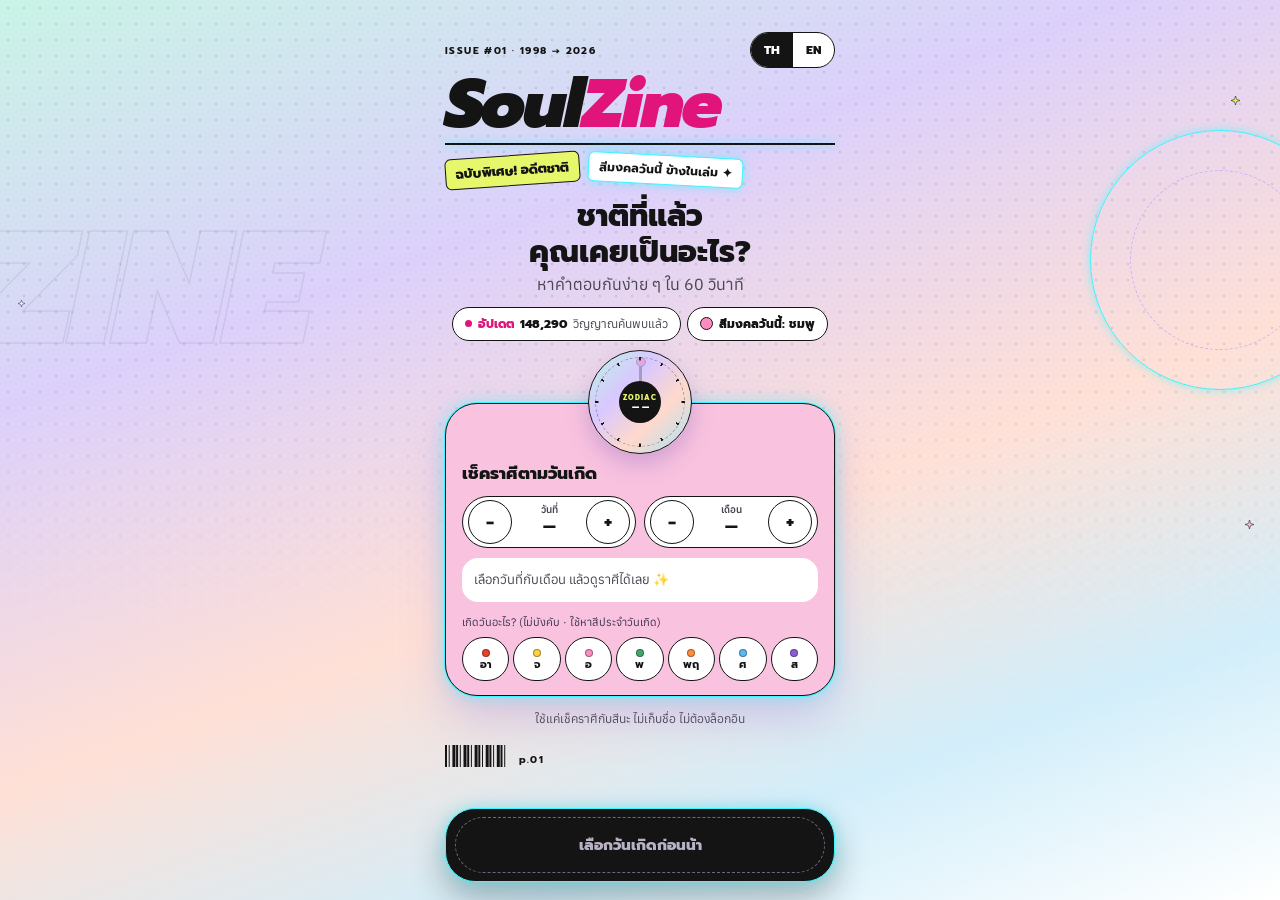
<file: index.html>
<!DOCTYPE html>
<html lang="th">
<head>
<meta charset="UTF-8">
<meta name="viewport" content="width=device-width, initial-scale=1, viewport-fit=cover">
<title>SoulZine — ชาติที่แล้วคุณเคยเป็นอะไร?</title>
<meta name="description" content="นิตยสารควิซปี 1998 ที่ข้ามเวลามาอยู่ในมือถือคุณ หาตัวตนชาติที่แล้วใน 60 วินาที เพื่อความบันเทิงล้วน ๆ">
<meta name="theme-color" content="#D8C8FF">
<link rel="preconnect" href="https://fonts.googleapis.com">
<link rel="preconnect" href="https://fonts.gstatic.com" crossorigin>
<link rel="stylesheet" href="https://fonts.googleapis.com/css2?family=Prompt:ital,wght@0,600;0,700;0,800;0,900;1,900&family=Anuphan:wght@400;500;600;700&family=Silkscreen:wght@400;700&display=swap">
<link rel="stylesheet" href="app/css/styles.css">
</head>
<body data-step="1">
<!-- SoulZine app entry point (root page). Code lives in app/; app/index.html redirects here. -->
<main id="app">
  <section id="screen-1" class="screen active" aria-label="Welcome"></section>
  <section id="screen-2" class="screen" aria-label="Quiz"></section>
  <section id="screen-loading" class="screen" aria-label="Loading"></section>
  <section id="screen-3" class="screen" aria-label="Result"></section>
</main>
<!-- Plain scripts (not type="module") in dependency order, sharing one global scope,
     so the app also runs when this file is opened directly via file://. -->
<script src="app/js/data-archetypes.js"></script>
<script src="app/js/data-questions.js"></script>
<script src="app/js/scoring.js"></script>
<script src="app/js/birthday.js"></script>
<script src="app/js/data-colours.js"></script>
<script src="app/js/data-soulmatch.js"></script>
<script src="app/js/icons.js"></script>
<script src="app/js/copy.js"></script>
<script src="app/js/wellness.js"></script>
<script src="app/js/community.js"></script>
<script src="app/js/share.js"></script>
<script src="app/js/app.js"></script>
</body>
</html>
</file>
<file: app/css/styles.css>
/* ===========================================================
   SoulZine — styles.css (v2.1, 4 Oct 2026)
   Theme: Option A (pastel hologram + 1998 magazine + thin neon lines),
   loading screen from Option C (dark Tron). Tokens: DesignSystem.md v2.1 §7.
   =========================================================== */

:root {
  --ink: #141414; --white: #FFFFFF; --lilac: #C8B6F4; --lime: #E6F76B; --pink: #F9C3DF;
  --magenta: #E0147A; --pink-pop: #FF3E9A; --blue: #2B3FA8;
  --text-2: #4A4550; --text-3: #3E3450; --tile: #F3EFFC; --dark-row: #2A262C;
  --holo-foil: linear-gradient(135deg, #BFF3E4, #D8C8FF 35%, #FFD9CC 65%, #A9E3F7);
  --neon-cyan: #3DF5FF;

  /* loading screen only (from Option C) */
  --grid-night: #0C1219; --glow-cyan: #14CEE2; --glow-halo: #57D5E7;
  --glow-amber: #F2C737; --sprint-red: #D72F58; --butter: #F9E37F;

  --font-display: 'Prompt', 'Noto Sans Thai', sans-serif;
  --font-body: 'Anuphan', 'Noto Sans Thai', system-ui, sans-serif;
  --font-pixel: 'Silkscreen', monospace;

  --outline: 1.5px solid var(--ink);
  --r-card: 32px; --r-panel: 24px; --r-bar: 30px; --r-tile: 20px;
  --glow-card: 0 22px 44px rgba(142, 110, 220, .28);
  --glow-panel: 0 14px 34px rgba(120, 100, 200, .14);
  --glow-bar: 0 16px 34px rgba(20, 20, 20, .3);
  --neon-edge: 0 0 0 1px var(--neon-cyan), 0 0 16px rgba(61, 245, 255, .55);
}

* { box-sizing: border-box; }
html { -webkit-text-size-adjust: 100%; }
body {
  margin: 0; min-height: 100dvh; color: var(--ink); font-family: var(--font-body);
  font-size: 15px; line-height: 1.55; -webkit-font-smoothing: antialiased;
  background: linear-gradient(160deg, #C9F4E6, #DCD0FB 30%, #FFE0D6 58%, #D2EEFA 80%, #FFFFFF);
  background-attachment: fixed;
  overflow-x: hidden;
}
body[data-step="2"] { background: linear-gradient(170deg, #E3D8FD, #D8C8FF 40%, #CDBDF7 70%, #BFE3F6); background-attachment: fixed; }
body[data-step="3"] { background: linear-gradient(165deg, #D6F7EC, #E4DAFD 35%, #FFE3DA 65%, #D5EFFB); background-attachment: fixed; }
body[data-step="loading"] { background: var(--grid-night); }

button { font: inherit; color: inherit; cursor: pointer; }
button:disabled { cursor: default; }
:focus-visible { outline: 3px solid var(--ink); outline-offset: 3px; }
[hidden] { display: none !important; }

.screen { display: none; position: relative; min-height: 100dvh; overflow: hidden; }
.screen.active { display: block; }
.page { position: relative; z-index: 1; max-width: 430px; margin: 0 auto; padding: 18px 20px 132px; }

/* ---------- Decoration layer (aria-hidden) ---------- */
.deco { position: absolute; inset: 0; pointer-events: none; overflow: hidden; z-index: 0; }
.dotgrid { position: absolute; inset: 0; background-image: radial-gradient(rgba(20,20,20,.12) 1px, transparent 1px); background-size: 16px 16px;
  -webkit-mask-image: linear-gradient(#000 40%, transparent 85%); mask-image: linear-gradient(#000 40%, transparent 85%); }
.ring { position: absolute; border-radius: 50%; }
.ring-neon { width: 260px; height: 260px; right: -70px; top: 130px; border: 1px solid var(--neon-cyan); box-shadow: 0 0 10px rgba(61,245,255,.55); }
.ring-dash { width: 180px; height: 180px; right: -30px; top: 170px; border: 1.5px dashed var(--lilac); }
.outline-word { position: absolute; left: -24px; top: 210px; font: italic 900 160px/1 var(--font-display); color: transparent; -webkit-text-stroke: 1.5px rgba(20,20,20,.07); letter-spacing: -.03em; }
.spk { position: absolute; width: 9px; height: 9px; stroke: var(--ink); stroke-width: 1.2; }
.spk-1 { fill: var(--lime); top: 96px; right: 40px; }
.spk-2 { fill: var(--white); top: 300px; left: 18px; width: 7px; height: 7px; }
.spk-3 { fill: var(--pink); top: 520px; right: 26px; }

/* ---------- Shared bits ---------- */
.round-btn { width: 46px; height: 46px; border-radius: 50%; border: var(--outline); background: var(--white); display: grid; place-items: center;
  font: 800 12px var(--font-display); flex-shrink: 0; }
.tag { display: inline-flex; align-items: center; gap: 4px; border-radius: 999px; padding: 2px 9px; font: 700 10px/1.6 var(--font-body); white-space: nowrap; vertical-align: middle; }
.tag-fun { background: var(--lime); border: 1px solid var(--ink); }
.tag-evidence { color: var(--blue); border: 1px solid var(--blue); background: var(--white); }
.tag-tradition { color: var(--text-2); border: 1px solid var(--text-2); background: var(--white); }
.tag-tradition::before { content: "✦"; }
.tag-sample { border: 1px dashed var(--ink); background: rgba(255,255,255,.6); }
.muted { color: var(--text-2); }

/* Floating action bar */
.float-bar { position: fixed; z-index: 20; bottom: calc(18px + env(safe-area-inset-bottom)); left: 50%; transform: translateX(-50%);
  width: calc(100% - 40px); max-width: 390px; height: 74px; border-radius: var(--r-bar); background: var(--ink);
  border: 1px solid var(--neon-cyan); box-shadow: 0 0 14px rgba(61,245,255,.5), var(--glow-bar);
  display: flex; align-items: center; gap: 8px; padding: 0 9px; }
.bar-cta { flex: 1; height: 56px; border-radius: 999px; border: none; background: var(--lime); color: var(--ink);
  font: 800 17px var(--font-display); display: inline-flex; align-items: center; justify-content: center; gap: 8px; }
.bar-cta svg { width: 20px; height: 20px; }
.bar-cta:disabled { background: transparent; border: 1.5px dashed #6E6784; color: #B8B2C4; font-size: 15px; }
.bar-icon { width: 52px; height: 56px; border: none; background: transparent; color: var(--white); display: flex; flex-direction: column; align-items: center; justify-content: center; gap: 2px; }
.bar-icon svg { width: 22px; height: 22px; }
.bar-icon small { font: 600 10px var(--font-body); color: #D8D3E2; }

.toast { position: fixed; z-index: 40; left: 50%; bottom: 108px; transform: translate(-50%, 20px); opacity: 0; transition: .25s;
  background: var(--ink); color: var(--lime); border-radius: 999px; padding: 10px 18px; font: 700 13px var(--font-display); pointer-events: none; }
.toast.show { opacity: 1; transform: translate(-50%, 0); }

/* ============ WELCOME ============ */
.wm-row { display: flex; justify-content: space-between; align-items: center; }
.issue { font: 700 10px var(--font-display); letter-spacing: .14em; }
.seg-toggle { display: flex; border: var(--outline); border-radius: 999px; overflow: hidden; background: var(--white); }
.seg-toggle button { border: none; background: transparent; padding: 7px 13px; min-height: 34px; font: 800 12px var(--font-display); }
.seg-toggle button.on { background: var(--ink); color: var(--white); }
.masthead { margin-top: 6px; font: italic 900 68px/.9 var(--font-display); letter-spacing: -.03em; }
.masthead span { color: var(--magenta); }
.neon-rule { height: 2px; background: var(--ink); box-shadow: 0 0 8px rgba(61,245,255,.9); margin: 8px 0 10px; }
.cover-lines { display: flex; gap: 8px; align-items: flex-start; flex-wrap: wrap; }
.sticker { border-radius: 6px; padding: 5px 10px; font: 800 13px var(--font-display); }
.sticker-lime { background: var(--lime); border: var(--outline); transform: rotate(-4deg); }
.sticker-neon { background: var(--white); border: 1px solid var(--neon-cyan); box-shadow: 0 0 10px rgba(61,245,255,.6); transform: rotate(3deg); font-weight: 700; font-size: 12px; }
.hook { margin: 12px 0 2px; text-align: center; font: 800 30px/1.2 var(--font-display); text-wrap: balance; }
.sub-hook { margin: 0; text-align: center; color: var(--text-2); }
.pill-row { display: flex; justify-content: center; flex-wrap: wrap; gap: 6px; margin: 10px 0 0; }
.status-pill { display: inline-flex; align-items: center; gap: 6px; min-height: 34px; padding: 5px 12px; border: var(--outline); border-radius: 999px; background: var(--white); font-size: 12px; max-width: 100%; }
.status-pill b { font-family: var(--font-display); font-weight: 800; }
.status-pill .live { color: var(--magenta); }
.status-pill span:last-child { color: var(--text-2); white-space: nowrap; overflow: hidden; text-overflow: ellipsis; }
.live-dot { width: 7px; height: 7px; border-radius: 50%; background: var(--magenta); animation: pulse 1.6s infinite; }
.swatch-dot { width: 13px; height: 13px; border-radius: 50%; border: 1px solid var(--ink); }

.bday-card { position: relative; margin-top: 62px; background: var(--pink); border: var(--outline); border-radius: var(--r-card); padding: 56px 16px 14px;
  box-shadow: var(--neon-edge), var(--glow-card); }
.dial { position: absolute; left: 50%; top: -54px; width: 104px; height: 104px; margin-left: -52px; border-radius: 50%; background: var(--holo-foil); border: var(--outline);
  box-shadow: 0 10px 22px rgba(90,60,180,.25); animation: float 3s ease-in-out infinite; }
.dial-ticks { position: absolute; inset: 6px; border-radius: 50%; border: 1.5px dashed rgba(20,20,20,.35);
  background: repeating-conic-gradient(from -1deg, var(--ink) 0 2deg, transparent 2deg 30deg);
  -webkit-mask: radial-gradient(circle, transparent 41px, #000 42px); mask: radial-gradient(circle, transparent 41px, #000 42px); }
.dial-needle { position: absolute; left: 50%; top: 9px; width: 3px; height: 43px; margin-left: -1.5px; background: var(--ink); border-radius: 2px;
  transform-origin: 50% 100%; transition: transform .5s cubic-bezier(.3,1.4,.5,1); opacity: .25; }
.dial-needle::before { content: ""; position: absolute; top: -3px; left: -2.5px; width: 8px; height: 8px; border-radius: 50%; background: var(--pink-pop); border: 1px solid var(--ink); }
.dial.set .dial-needle { opacity: 1; }
.dial-core { position: absolute; inset: 30px; border-radius: 50%; background: var(--ink); color: var(--white); display: flex; flex-direction: column; align-items: center; justify-content: center; text-align: center; }
.dial-core small { font: 800 7px var(--font-display); color: var(--lime); letter-spacing: .12em; }
.dial-core span { font: 800 9px/1.1 var(--font-display); }
.card-title { margin: 0 0 10px; font: 800 17px var(--font-display); }
.stepper-grid { display: grid; grid-template-columns: repeat(2, minmax(0, 1fr)); gap: 8px; }
.stepper { display: flex; align-items: center; justify-content: space-between; background: var(--white); border: var(--outline); border-radius: 999px; height: 52px; padding: 0 5px; }
.step-btn { width: 44px; height: 44px; border-radius: 50%; border: var(--outline); background: var(--white); font: 700 20px/1 var(--font-display); }
.step-btn:active { background: var(--lilac); }
.step-val { display: flex; flex-direction: column; align-items: center; line-height: 1.1; }
.step-val small { font-size: 10px; color: var(--text-2); font-weight: 600; }
.step-val span { font: 800 16px var(--font-display); }
.result-bar { margin-top: 10px; min-height: 44px; display: flex; flex-wrap: wrap; align-items: center; gap: 4px 8px; background: var(--white); border-radius: 16px; padding: 10px 12px; font-size: 13px; }
.result-bar b { font-family: var(--font-display); }
.result-bar .hint { color: var(--text-2); }
.el-dot { width: 11px; height: 11px; border-radius: 50%; border: 1px solid var(--ink); }
.weekday-caption { margin: 12px 0 6px; font-size: 11px; color: var(--text-3); }
.weekday-row { display: grid; grid-template-columns: repeat(7, minmax(0, 1fr)); gap: 4px; }
.weekday-pill { height: 44px; border-radius: 999px; border: var(--outline); background: var(--white); display: flex; flex-direction: column; align-items: center; justify-content: center; gap: 2px;
  font: 700 11px/1 var(--font-display); padding: 0; }
.weekday-pill .dot { width: 8px; height: 8px; border-radius: 50%; border: 1px solid rgba(20,20,20,.4); }
.weekday-pill[aria-checked="true"] { background: var(--ink); color: var(--white); }
.privacy-line { margin: 14px 0 0; text-align: center; font-size: 12px; color: var(--text-2); }
.cover-foot { margin-top: 16px; display: flex; align-items: flex-end; gap: 10px; font: 700 10px var(--font-display); letter-spacing: .12em; }

/* ============ QUESTIONS ============ */
#screen-2 .outline-word { -webkit-text-stroke-color: rgba(255,255,255,.5); }
.q-header { display: flex; align-items: center; justify-content: space-between; }
.count-pill { border: var(--outline); border-radius: 999px; background: var(--white); padding: 6px 16px; font: 800 14px var(--font-display); }
.progress { display: flex; align-items: center; gap: 10px; margin: 18px 0 14px; }
.qtag { font: 900 22px var(--font-display); }
.track { flex: 1; height: 6px; border-radius: 999px; background: rgba(255,255,255,.55); box-shadow: inset 0 0 0 1px rgba(20,20,20,.2); overflow: hidden; }
.fill { height: 100%; background: var(--lime); border-right: 1px solid var(--ink); transition: width .35s ease; }
.question-text { margin: 0 0 16px; font: 800 26px/1.3 var(--font-display); text-wrap: pretty; }
.answers { display: flex; flex-direction: column; align-items: flex-start; gap: 10px; position: relative; z-index: 2; }
.answer-pill { display: flex; align-items: center; gap: 10px; min-height: 52px; padding: 10px 16px 10px 12px; border: var(--outline); border-radius: 24px;
  background: rgba(255,255,255,.45); -webkit-backdrop-filter: blur(4px); backdrop-filter: blur(4px); text-align: left; font: 500 15px/1.4 var(--font-body); }
.answer-pill .radio { width: 18px; height: 18px; border-radius: 50%; border: var(--outline); background: var(--white); flex-shrink: 0; display: grid; place-items: center; }
.answer-pill .ans-letter { font: 800 12px var(--font-display); color: var(--text-2); }
.answer-pill[aria-checked="true"] { background: var(--pink); box-shadow: var(--neon-edge); }
.answer-pill[aria-checked="true"] .radio::after { content: ""; width: 8px; height: 8px; border-radius: 50%; background: var(--ink); }
.page.question { min-height: 100dvh; }
.scene { position: absolute; right: 12px; bottom: 96px; width: 120px; opacity: .55; z-index: 0; }
.scene svg { width: 100%; height: auto; }
.quiz-nav { position: fixed; z-index: 20; bottom: calc(18px + env(safe-area-inset-bottom)); left: 50%; transform: translateX(-50%);
  width: calc(100% - 40px); max-width: 390px; display: grid; grid-template-columns: 1fr 1.4fr; gap: 10px; }
.nav-btn { height: 56px; border-radius: 999px; border: var(--outline); font: 800 16px var(--font-display); }
.nav-prev { background: var(--white); }
.nav-next { background: var(--lime); box-shadow: var(--glow-bar); }
.nav-next:disabled { background: rgba(255,255,255,.45); color: var(--text-2); box-shadow: none; font-size: 14px; }

/* ============ LOADING (dark, from Option C) ============ */
.loading { position: relative; min-height: 100dvh; max-width: 430px; margin: 0 auto; padding: 24px 20px; display: flex; flex-direction: column; align-items: center; color: var(--white); overflow: hidden; }
.grid-floor { position: absolute; left: -200px; right: -200px; bottom: -140px; height: 420px;
  background-image: linear-gradient(rgba(20,206,226,.6) 1px, transparent 1px), linear-gradient(90deg, rgba(20,206,226,.6) 1px, transparent 1px);
  background-size: 36px 36px; transform: perspective(260px) rotateX(62deg); transform-origin: 50% 0%; opacity: .6; animation: gridMove 1.6s linear infinite; }
.horizon { position: absolute; left: 0; right: 0; bottom: 280px; height: 2px; background: var(--glow-amber); box-shadow: 0 0 14px 2px rgba(242,199,55,.8); }
.px-row { align-self: stretch; display: flex; justify-content: space-between; font: 400 11px var(--font-pixel); color: var(--glow-cyan); }
.card-stage { position: relative; margin-top: 70px; width: 260px; height: 290px; display: grid; place-items: center; }
.glow-ring { position: absolute; width: 250px; height: 250px; border-radius: 50%; border: 2px solid var(--glow-cyan); box-shadow: 0 0 18px rgba(20,206,226,.8), inset 0 0 18px rgba(20,206,226,.4); }
.glow-ring-dash { position: absolute; width: 200px; height: 200px; border-radius: 50%; border: 1.5px dashed var(--glow-halo); }
.card-back { position: relative; width: 150px; height: 214px; border-radius: 16px; padding: 5px; background: var(--holo-foil); box-shadow: 0 0 30px rgba(20,206,226,.6); animation: spin 1.4s linear infinite; }
.card-back-in { height: 100%; border-radius: 12px; background: #0B0A0A; display: flex; flex-direction: column; align-items: center; justify-content: center; gap: 8px; }
.card-back-in b { font: italic 900 44px var(--font-display); color: var(--butter); text-shadow: 3px 2px 0 var(--sprint-red); }
.card-back-in small { font: 400 10px var(--font-pixel); color: var(--glow-cyan); }
.loading-copy { margin: 18px 0 8px; font: 800 22px var(--font-display); text-align: center; position: relative; }
.px-bar { position: relative; display: flex; align-items: center; gap: 8px; font: 400 12px var(--font-pixel); color: var(--glow-amber); }
.blocks { display: flex; gap: 3px; }
.blocks i { width: 12px; height: 14px; border: 2px solid var(--glow-amber); animation: fillBlock .01s forwards; }
.blocks i:nth-child(1) { animation-delay: .1s; } .blocks i:nth-child(2) { animation-delay: .3s; } .blocks i:nth-child(3) { animation-delay: .5s; }
.blocks i:nth-child(4) { animation-delay: .7s; } .blocks i:nth-child(5) { animation-delay: .9s; } .blocks i:nth-child(6) { animation-delay: 1.1s; } .blocks i:nth-child(7) { animation-delay: 1.3s; }

/* ============ RESULT ============ */
.r-header { display: flex; justify-content: space-between; align-items: flex-end; }
.eyebrow { font: 700 10px var(--font-display); letter-spacing: .14em; }
.screen-title { margin: 2px 0 0; font: 900 28px/1.05 var(--font-display); }
.tabs { display: flex; gap: 6px; margin: 14px 0 16px; overflow-x: auto; scrollbar-width: none; }
.tabs button { height: 44px; padding: 0 15px; border: var(--outline); border-radius: 999px; background: var(--white); font: 700 14px var(--font-display); white-space: nowrap; }
.tabs button[aria-selected="true"] { background: var(--lilac); font-weight: 800; }
.panel { display: flex; flex-direction: column; gap: 14px; }
.reveal-intro { margin: 0; text-align: center; font: 800 18px var(--font-display); }
.card-stage-result { display: flex; justify-content: center; padding: 6px 0; }
.soul-card { width: 272px; padding: 6px; border-radius: 24px; background: var(--holo-foil); box-shadow: var(--neon-edge), var(--glow-card); }
.soul-card.reveal { animation: flipIn .6s ease-out both; }
.soul-in { background: var(--white); border: var(--outline); border-radius: 18px; overflow: hidden; }
.rarity-bar { display: flex; justify-content: space-between; align-items: center; background: var(--ink); padding: 7px 12px; color: var(--lime); font: 800 11px var(--font-display); letter-spacing: .06em; }
.el-chip { color: var(--ink); border-radius: 999px; padding: 1px 8px; font: 700 10px var(--font-body); letter-spacing: 0; }
.soul-art { height: 158px; background: var(--pink); display: grid; place-items: center; }
.soul-art svg { width: 128px; height: 128px; }
.soul-meta { padding: 10px 14px 14px; display: flex; flex-direction: column; gap: 4px; }
.soul-name { font: 900 21px/1.2 var(--font-display); }
.soul-en { font: 700 10px var(--font-display); letter-spacing: .12em; color: var(--text-2); }
.trait-row { display: flex; flex-wrap: wrap; gap: 6px; margin-top: 2px; }
.trait-row span { font-size: 11px; border: 1px solid var(--ink); border-radius: 999px; padding: 2px 9px; background: var(--white); }
.trait-row.big span { font-size: 13px; padding: 4px 12px; }
.vibe { margin: 0; text-align: center; font: 700 16px/1.45 var(--font-display); }
.rarity-note { display: flex; gap: 10px; align-items: flex-start; background: var(--pink); border: var(--outline); border-radius: 28px; padding: 14px 16px; }
.rarity-note .asterisk { font: 900 22px/1 var(--font-display); }
.rarity-note b { font-family: var(--font-display); }
.rarity-note p { margin: 4px 0 0; font-size: 13px; color: var(--text-3); }

.block { background: var(--white); border: var(--outline); border-radius: var(--r-panel); padding: 14px 16px; box-shadow: var(--glow-panel); }
.block p { margin: 6px 0 0; }
.block-head { display: flex; justify-content: space-between; align-items: center; gap: 8px; }
.block-head h3 { margin: 0; font: 800 17px var(--font-display); }
.tile-grid { display: grid; grid-template-columns: repeat(2, minmax(0, 1fr)); gap: 8px; margin-top: 10px; }
.tile { background: var(--tile); border-radius: var(--r-tile); padding: 10px 12px; display: flex; flex-direction: column; gap: 2px; }
.tile-wide { grid-column: 1 / -1; }
.tile small { font-size: 11px; color: var(--text-2); font-weight: 600; display: flex; gap: 6px; align-items: center; flex-wrap: wrap; }
.tile b { font: 800 16px var(--font-display); display: flex; align-items: center; gap: 6px; }
.tile span { font-size: 12px; color: var(--text-3); }
.dot { width: 11px; height: 11px; border-radius: 50%; border: 1px solid var(--ink); display: inline-block; }
.horoscope { margin-top: 10px; border-left: 3px solid var(--lilac); padding-left: 10px; }
.horoscope small { font-size: 11px; font-weight: 700; color: var(--text-2); }
.horoscope p { margin: 2px 0 0; font-weight: 600; }
.story { color: var(--text-3); }

.today-card { border-color: var(--blue); }
.today-head { display: flex; align-items: center; gap: 12px; margin: 10px 0; }
.big-swatch { width: 54px; height: 54px; border-radius: 16px; border: var(--outline); box-shadow: var(--neon-edge); }
.today-head small { font-size: 11px; color: var(--text-2); font-weight: 600; display: block; }
.today-head b { font: 900 22px var(--font-display); }
.cat-grid { display: grid; grid-template-columns: repeat(2, minmax(0, 1fr)); gap: 8px; }
.cat { display: flex; gap: 8px; background: var(--tile); border-radius: 16px; padding: 9px 10px; }
.cat-swatches { display: flex; flex-direction: column; gap: 3px; padding-top: 2px; }
.cat-swatches i { width: 14px; height: 14px; border-radius: 50%; border: 1px solid var(--ink); display: block; }
.cat b { font: 800 12px var(--font-display); display: block; }
.cat-col { font-size: 12px; font-weight: 600; }
.cat p { margin: 2px 0 0; font-size: 11px; line-height: 1.4; color: var(--text-3); }
.cat.avoid .cat-swatches i { background-image: linear-gradient(135deg, transparent 44%, var(--ink) 44%, var(--ink) 56%, transparent 56%) !important; }
.source { margin: 10px 0 0; font-size: 11px; color: var(--blue); }

.pop-panel { background: var(--ink); color: var(--white); border-radius: var(--r-card); padding: 16px; display: flex; flex-direction: column; gap: 8px; }
.pop-head { display: flex; justify-content: space-between; align-items: center; }
.pop-head h3 { margin: 0; font: 800 17px var(--font-display); }
.decades { color: var(--lime); font: 800 12px var(--font-display); }
.pop-row { display: flex; gap: 10px; align-items: flex-start; background: var(--dark-row); border-radius: 18px; padding: 10px 12px; }
.pop-ic { width: 34px; height: 34px; border-radius: 50%; background: var(--lilac); color: var(--ink); display: grid; place-items: center; flex-shrink: 0; }
.pop-ic svg { width: 18px; height: 18px; }
.pop-row small { display: block; color: var(--lilac); font-size: 11px; font-weight: 700; }
.pop-row b { font: 700 15px/1.35 var(--font-display); }
.pop-row span:not(.pop-ic) { display: block; font-size: 12px; color: #CFC9DA; margin-top: 2px; }
.reroll { align-self: flex-end; display: inline-flex; align-items: center; gap: 6px; min-height: 40px; padding: 0 14px; border-radius: 999px; border: 1px solid var(--lime); background: transparent; color: var(--lime); font: 700 13px var(--font-display); }
.reroll svg { width: 16px; height: 16px; }

.food-row { display: flex; flex-wrap: wrap; gap: 8px; margin-top: 10px; }
.food { display: inline-flex; align-items: center; gap: 6px; background: var(--tile); border-radius: 999px; padding: 6px 12px; font-weight: 600; font-size: 13px; }
.food svg { width: 16px; height: 16px; }
.caption { font-size: 13px; }
.caption.muted { font-size: 11px; }
.zen-row { display: flex; align-items: center; gap: 16px; margin-top: 10px; }
.zen-ring { --p: 0deg; width: 84px; height: 84px; border-radius: 50%; display: grid; place-items: center; background: conic-gradient(var(--lilac) var(--p), var(--tile) 0); border: var(--outline); }
.zen-ring span { width: 62px; height: 62px; border-radius: 50%; background: var(--white); display: grid; place-items: center; font: 800 17px var(--font-display); }
.zen-btn { height: 48px; padding: 0 20px; border-radius: 999px; border: var(--outline); background: var(--lime); font: 800 15px var(--font-display); }
.evidence { border-color: var(--blue); }
.evidence h3 { color: var(--blue); }
.ev-line { border-top: 1.5px dashed rgba(43,63,168,.4); padding-top: 8px; margin-top: 10px; }
.ev-line b { font: 700 13px var(--font-display); }
.ev-line p { font-size: 13px; margin: 2px 0; }
.ev-line small { color: var(--blue); font-size: 11px; }
.rec-slot { display: flex; gap: 12px; align-items: center; border: 1.5px dashed var(--ink); border-radius: 28px; padding: 12px 14px; }
.rec-thumb { width: 44px; height: 44px; border-radius: 14px; background: var(--lilac); display: grid; place-items: center; flex-shrink: 0; }
.rec-thumb svg { width: 20px; height: 20px; }
.rec-slot b { font-family: var(--font-display); }
.rec-slot p { margin: 0; font-size: 12px; color: var(--text-2); }

.chart .bars { display: flex; align-items: flex-end; justify-content: space-around; gap: 8px; height: 220px; margin-top: 14px; padding: 0 4px; background: #F7F7F2; border-radius: 22px; padding-top: 10px; }
.bar-col { flex: 1; height: 100%; display: flex; flex-direction: column; align-items: center; justify-content: flex-end; gap: 6px; padding-bottom: 8px; }
.bar { width: 100%; max-width: 54px; border: var(--outline); border-radius: 999px 999px 14px 14px; }
.bar.you { background: var(--lime); box-shadow: var(--neon-edge); }
.bar-badge { background: var(--ink); color: var(--white); border-radius: 999px; padding: 1px 8px; font: 800 11px var(--font-display); }
.bar-label { font-size: 11px; font-weight: 700; text-align: center; line-height: 1.2; }
.text-link { align-self: center; border: none; background: none; text-decoration: underline; font-size: 13px; color: var(--text-2); min-height: 44px; }
.disclaimer { margin: 6px 0 0; text-align: center; font-size: 12px; color: var(--text-2); }

/* ---------- Overlays ---------- */
.overlay { position: fixed; inset: 0; z-index: 50; background: rgba(20,20,20,.86); display: flex; flex-direction: column; align-items: center; gap: 14px; padding: 18px 20px 24px; overflow-y: auto; }
.overlay-head { width: 100%; max-width: 390px; display: flex; justify-content: space-between; align-items: center; color: var(--white); font: 800 15px var(--font-display); }
.overlay .round-btn { color: var(--ink); font-size: 18px; }
.story-wrap { width: min(324px, 80vw); aspect-ratio: 9 / 16; border-radius: 18px; overflow: hidden; box-shadow: 0 0 24px rgba(61,245,255,.5); }
.story-wrap canvas { width: 100%; height: 100%; display: block; }
.story-save { flex: none; width: min(324px, 80vw); }
.research-panel { margin: auto 0; width: 100%; max-width: 390px; background: var(--white); border-radius: var(--r-card); padding: 20px; }
.research-panel h2 { font: 800 20px var(--font-display); margin: 10px 0; }
.research-badge { display: inline-block; border: 1.5px dashed var(--ink); border-radius: 999px; padding: 4px 12px; font-size: 11px; font-weight: 700; }
.research-stats { display: grid; grid-template-columns: repeat(3, minmax(0, 1fr)); gap: 8px; }
.research-stats div { background: var(--tile); border-radius: 16px; padding: 10px; }
.research-stats b { display: block; font: 800 14px/1.2 var(--font-display); color: var(--blue); }
.research-stats small { font-size: 11px; color: var(--text-2); }
.research-panel p { font-size: 13px; color: var(--text-3); }
.research-panel .nav-btn { width: 100%; }

/* ---------- Motion ---------- */
@keyframes pulse { 0%, 100% { opacity: 1; } 50% { opacity: .3; } }
@keyframes float { 0%, 100% { transform: translateY(0); } 50% { transform: translateY(-6px); } }
@keyframes spin { from { transform: rotateY(0); } to { transform: rotateY(360deg); } }
@keyframes gridMove { from { background-position: 0 0; } to { background-position: 0 36px; } }
@keyframes fillBlock { to { background: var(--glow-amber); } }
@keyframes flipIn { from { transform: perspective(900px) rotateY(-90deg); opacity: 0; } to { transform: none; opacity: 1; } }
/* Page flip: the new page turns in from the right edge (back: from the left) */
@keyframes pageFwd { from { transform: perspective(1600px) rotateY(-24deg) translateX(40px); opacity: 0; } to { transform: none; opacity: 1; } }
@keyframes pageBack { from { transform: perspective(1600px) rotateY(24deg) translateX(-40px); opacity: 0; } to { transform: none; opacity: 1; } }
@keyframes fadeIn { from { opacity: 0; } to { opacity: 1; } }
.flip-fwd .page, .flip-fwd .loading { transform-origin: left center; animation: pageFwd .32s ease-in-out both; }
.flip-back .page { transform-origin: right center; animation: pageBack .32s ease-in-out both; }
.fade-in .page, .fade-in .loading { animation: fadeIn .15s ease both; }

@media (prefers-reduced-motion: reduce) {
  *, *::before, *::after { animation: none !important; transition: none !important; }
  .blocks i { background: var(--glow-amber); }
}

@media (min-width: 700px) {
  body { font-size: 16px; }
  .page { padding-top: 32px; }
}
</file>
